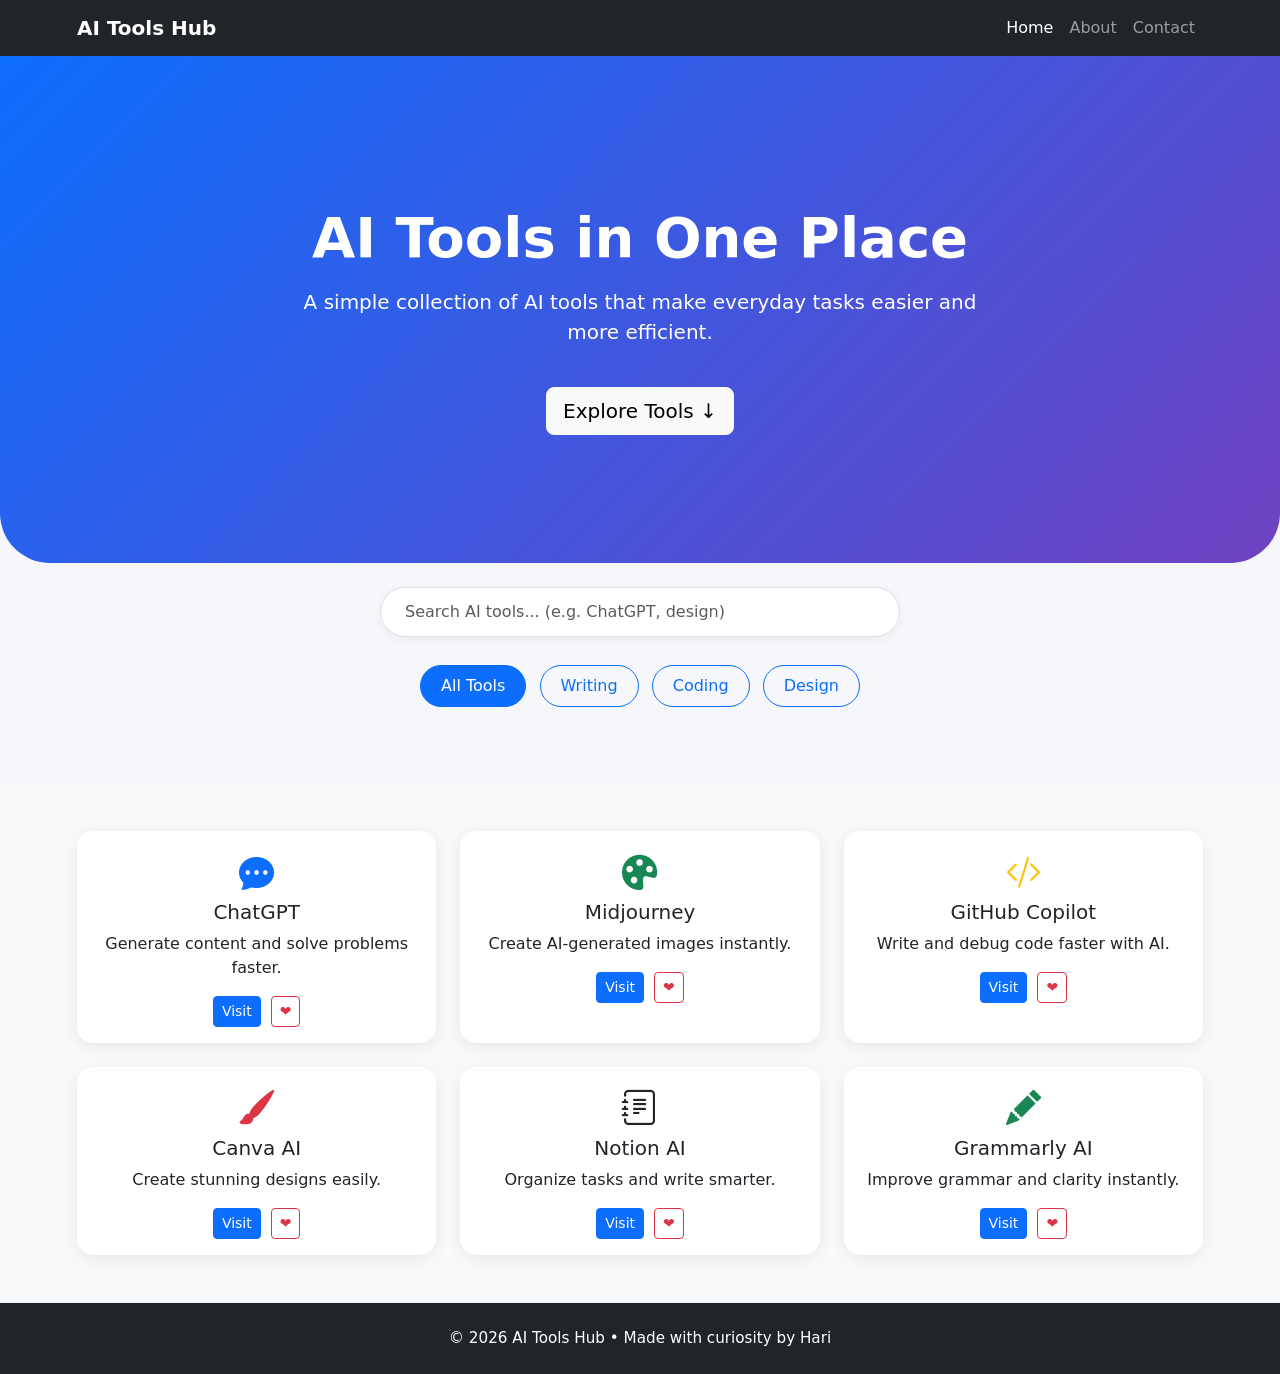
<file: index.html>
<!DOCTYPE html>
<html lang="en">
<head>
  <meta charset="UTF-8">
  <meta name="viewport" content="width=device-width, initial-scale=1.0">
  <title>AI Tools Hub | My Daily Toolkit</title>
  
  <link href="https://cdn.jsdelivr.net/npm/bootstrap@5.3.3/dist/css/bootstrap.min.css" rel="stylesheet">
  <link rel="stylesheet" href="https://cdn.jsdelivr.net/npm/bootstrap-icons@1.11.3/font/bootstrap-icons.css">
  <link rel="stylesheet" href="style.css">
</head>
<body>

  <!-- NAVBAR -->
  <nav class="navbar navbar-expand-lg navbar-dark bg-dark sticky-top">
    <div class="container">
      <a class="navbar-brand fw-bold" href="index.html">AI Tools Hub</a>
      
      <button class="navbar-toggler" type="button" data-bs-toggle="collapse" data-bs-target="#nav">
        <span class="navbar-toggler-icon"></span>
      </button>
      
      <div class="collapse navbar-collapse" id="nav">
        <ul class="navbar-nav ms-auto">
          <li class="nav-item"><a class="nav-link active" href="index.html">Home</a></li>
          <li class="nav-item"><a class="nav-link" href="about.html">About</a></li>
          <li class="nav-item"><a class="nav-link" href="contact.html">Contact</a></li>
        </ul>
      </div>
    </div>
  </nav>

  <!-- HERO -->
  <section class="hero text-white">
    <div class="container text-center py-5">
      <h1 class="display-4 fw-bold mb-3">AI Tools in One Place</h1>
      <p class="lead mb-4" style="max-width: 720px; margin: auto;">
       A simple collection of AI tools that make everyday tasks easier and more efficient.
      </p>
      <a href="#tools" class="btn btn-light btn-lg mt-3">Explore Tools ↓</a>
    </div>
  </section>

  <div class="container my-4">
    <!-- SEARCH -->
    <div class="text-center mb-4">
      <input type="text" id="searchInput" class="form-control mx-auto" 
             placeholder="Search AI tools... (e.g. ChatGPT, design)" style="max-width: 520px;">
    </div>

    <!-- FILTER -->
    <div class="text-center mb-5">
      <button class="btn btn-outline-primary filter-btn active mx-1 my-1" data-category="all">All Tools</button>
      <button class="btn btn-outline-primary filter-btn mx-1 my-1" data-category="writing">Writing</button>
      <button class="btn btn-outline-primary filter-btn mx-1 my-1" data-category="coding">Coding</button>
      <button class="btn btn-outline-primary filter-btn mx-1 my-1" data-category="design">Design</button>
    </div>
  </div>

  <!-- TOOLS SECTION -->
  <section id="tools" class="py-5 bg-light">
    <div class="container">
      <div class="row g-4">

        <!-- ChatGPT -->
        <div class="col-md-4 col-sm-6">
          <div class="card text-center" data-category="writing">
            <div class="card-body">
              <i class="bi bi-chat-dots-fill text-primary"></i>
              <h5 class="card-title">ChatGPT</h5>
              <p class="card-text">Generate content and solve problems faster.</p>
              <div class="card-buttons">
                <a href="https://chat.openai.com" target="_blank" class="btn btn-primary btn-sm">Visit</a>
                <button class="btn btn-outline-danger btn-sm favorite-btn">❤️</button>
              </div>
            </div>
          </div>
        </div>

        <!-- Midjourney -->
        <div class="col-md-4 col-sm-6">
          <div class="card text-center" data-category="design">
            <div class="card-body">
              <i class="bi bi-palette-fill text-success"></i>
              <h5 class="card-title">Midjourney</h5>
              <p class="card-text">Create AI-generated images instantly.</p>
              <div class="card-buttons">
                <a href="https://www.midjourney.com" target="_blank" class="btn btn-primary btn-sm">Visit</a>
                <button class="btn btn-outline-danger btn-sm favorite-btn">❤️</button>
              </div>
            </div>
          </div>
        </div>

        <!-- GitHub Copilot -->
        <div class="col-md-4 col-sm-6">
          <div class="card text-center" data-category="coding">
            <div class="card-body">
              <i class="bi bi-code-slash text-warning"></i>
              <h5 class="card-title">GitHub Copilot</h5>
              <p class="card-text">Write and debug code faster with AI.</p>
              <div class="card-buttons">
                <a href="https://github.com/features/copilot" target="_blank" class="btn btn-primary btn-sm">Visit</a>
                <button class="btn btn-outline-danger btn-sm favorite-btn">❤️</button>
              </div>
            </div>
          </div>
        </div>

        <!-- Canva AI -->
        <div class="col-md-4 col-sm-6">
          <div class="card text-center" data-category="design">
            <div class="card-body">
              <i class="bi bi-brush-fill text-danger"></i>
              <h5 class="card-title">Canva AI</h5>
              <p class="card-text">Create stunning designs easily.</p>
              <div class="card-buttons">
                <a href="https://www.canva.com" target="_blank" class="btn btn-primary btn-sm">Visit</a>
                <button class="btn btn-outline-danger btn-sm favorite-btn">❤️</button>
              </div>
            </div>
          </div>
        </div>

        <!-- Notion AI -->
        <div class="col-md-4 col-sm-6">
          <div class="card text-center" data-category="writing">
            <div class="card-body">
              <i class="bi bi-journal-text text-dark"></i>
              <h5 class="card-title">Notion AI</h5>
              <p class="card-text">Organize tasks and write smarter.</p>
              <div class="card-buttons">
                <a href="https://www.notion.so/product/ai" target="_blank" class="btn btn-primary btn-sm">Visit</a>
                <button class="btn btn-outline-danger btn-sm favorite-btn">❤️</button>
              </div>
            </div>
          </div>
        </div>

        <!-- Grammarly -->
        <div class="col-md-4 col-sm-6">
          <div class="card text-center" data-category="writing">
            <div class="card-body">
              <i class="bi bi-pencil-fill text-success"></i>
              <h5 class="card-title">Grammarly AI</h5>
              <p class="card-text">Improve grammar and clarity instantly.</p>
              <div class="card-buttons">
                <a href="https://www.grammarly.com" target="_blank" class="btn btn-primary btn-sm">Visit</a>
                <button class="btn btn-outline-danger btn-sm favorite-btn">❤️</button>
              </div>
            </div>
          </div>
        </div>

      </div>
    </div>
  </section>

  <!-- FOOTER -->
  <footer class="text-center py-4 bg-dark text-white mt-auto">
    <p class="mb-0">© 2026 AI Tools Hub • Made with curiosity by Hari</p>
  </footer>

  <script src="https://cdn.jsdelivr.net/npm/bootstrap@5.3.3/dist/js/bootstrap.bundle.min.js"></script>

  <script>
    // Search Functionality
    const searchInput = document.getElementById("searchInput");
    searchInput.addEventListener("keyup", function () {
      let filter = this.value.toLowerCase();
      let cards = document.querySelectorAll(".card");

      cards.forEach(card => {
        let title = card.querySelector(".card-title").innerText.toLowerCase();
        let text = card.innerText.toLowerCase();
        card.parentElement.style.display = (title.includes(filter) || text.includes(filter)) ? "" : "none";
      });
    });

    // Filter Buttons
    document.querySelectorAll(".filter-btn").forEach(btn => {
      btn.addEventListener("click", () => {
        document.querySelectorAll(".filter-btn").forEach(b => b.classList.remove("active"));
        btn.classList.add("active");

        let category = btn.getAttribute("data-category");
        let cols = document.querySelectorAll(".col-md-4");

        cols.forEach(col => {
          let card = col.querySelector(".card");
          if (category === "all" || card.dataset.category === category) {
            col.style.display = "";
          } else {
            col.style.display = "none";
          }
        });
      });
    });
  </script>
</body>
</html>
</file>
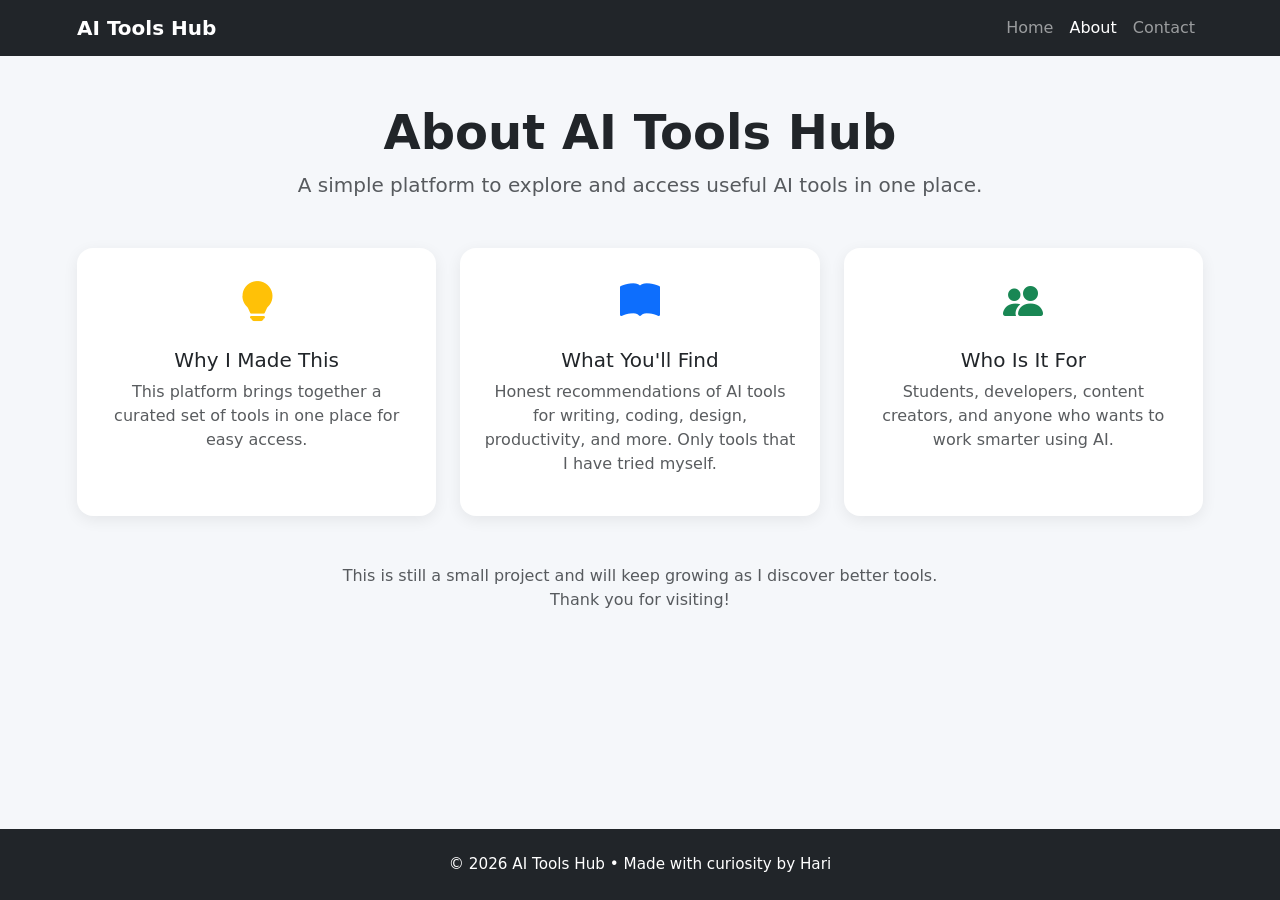
<file: about.html>
<!DOCTYPE html>
<html lang="en">
<head>
  <meta charset="UTF-8">
  <meta name="viewport" content="width=device-width, initial-scale=1.0">
  <title>About - AI Tools Hub</title>
  
  <link href="https://cdn.jsdelivr.net/npm/bootstrap@5.3.3/dist/css/bootstrap.min.css" rel="stylesheet">
  <link rel="stylesheet" href="https://cdn.jsdelivr.net/npm/bootstrap-icons@1.11.3/font/bootstrap-icons.css">
  <link rel="stylesheet" href="style.css">
</head>
<body>

  <!-- NAVBAR -->
  <nav class="navbar navbar-expand-lg navbar-dark bg-dark sticky-top">
    <div class="container">
      <a class="navbar-brand fw-bold" href="index.html">AI Tools Hub</a>
      
      <button class="navbar-toggler" type="button" data-bs-toggle="collapse" data-bs-target="#nav">
        <span class="navbar-toggler-icon"></span>
      </button>
      
      <div class="collapse navbar-collapse" id="nav">
        <ul class="navbar-nav ms-auto">
          <li class="nav-item"><a class="nav-link" href="index.html">Home</a></li>
          <li class="nav-item"><a class="nav-link active" href="about.html">About</a></li>
          <li class="nav-item"><a class="nav-link" href="contact.html">Contact</a></li>
        </ul>
      </div>
    </div>
  </nav>

  <main>
    <section class="py-5">
      <div class="container">
        <div class="text-center mb-5">
          <h1 class="display-5 fw-bold">About AI Tools Hub</h1>
          <p class="lead text-muted mx-auto" style="max-width: 700px;">
           A simple platform to explore and access useful AI tools in one place.
          </p>
        </div>

        <div class="row g-4 justify-content-center">
          <div class="col-md-4">
            <div class="card h-100 text-center p-4">
              <i class="bi bi-lightbulb-fill text-warning mb-3" style="font-size: 2.5rem;"></i>
              <h5>Why I Made This</h5>
              <p class="text-muted">
                This platform brings together a curated set of tools in one place for easy access.
              </p>
            </div>
          </div>

          <div class="col-md-4">
            <div class="card h-100 text-center p-4">
              <i class="bi bi-book-fill text-primary mb-3" style="font-size: 2.5rem;"></i>
              <h5>What You'll Find</h5>
              <p class="text-muted">
                Honest recommendations of AI tools for writing, coding, design, productivity, and more. 
                Only tools that I have tried myself.
              </p>
            </div>
          </div>

          <div class="col-md-4">
            <div class="card h-100 text-center p-4">
              <i class="bi bi-people-fill text-success mb-3" style="font-size: 2.5rem;"></i>
              <h5>Who Is It For</h5>
              <p class="text-muted">
                Students, developers, content creators, and anyone who wants to work smarter using AI.
              </p>
            </div>
          </div>
        </div>

        <div class="text-center mt-5">
          <p class="text-muted">
            This is still a small project and will keep growing as I discover better tools.<br>
            Thank you for visiting!
          </p>
        </div>
      </div>
    </section>
  </main>

  <footer class="text-center py-4 bg-dark text-white mt-auto">
    <p class="mb-0">© 2026 AI Tools Hub • Made with curiosity by Hari</p>
  </footer>

  <script src="https://cdn.jsdelivr.net/npm/bootstrap@5.3.3/dist/js/bootstrap.bundle.min.js"></script>
</body>
</html>
</file>
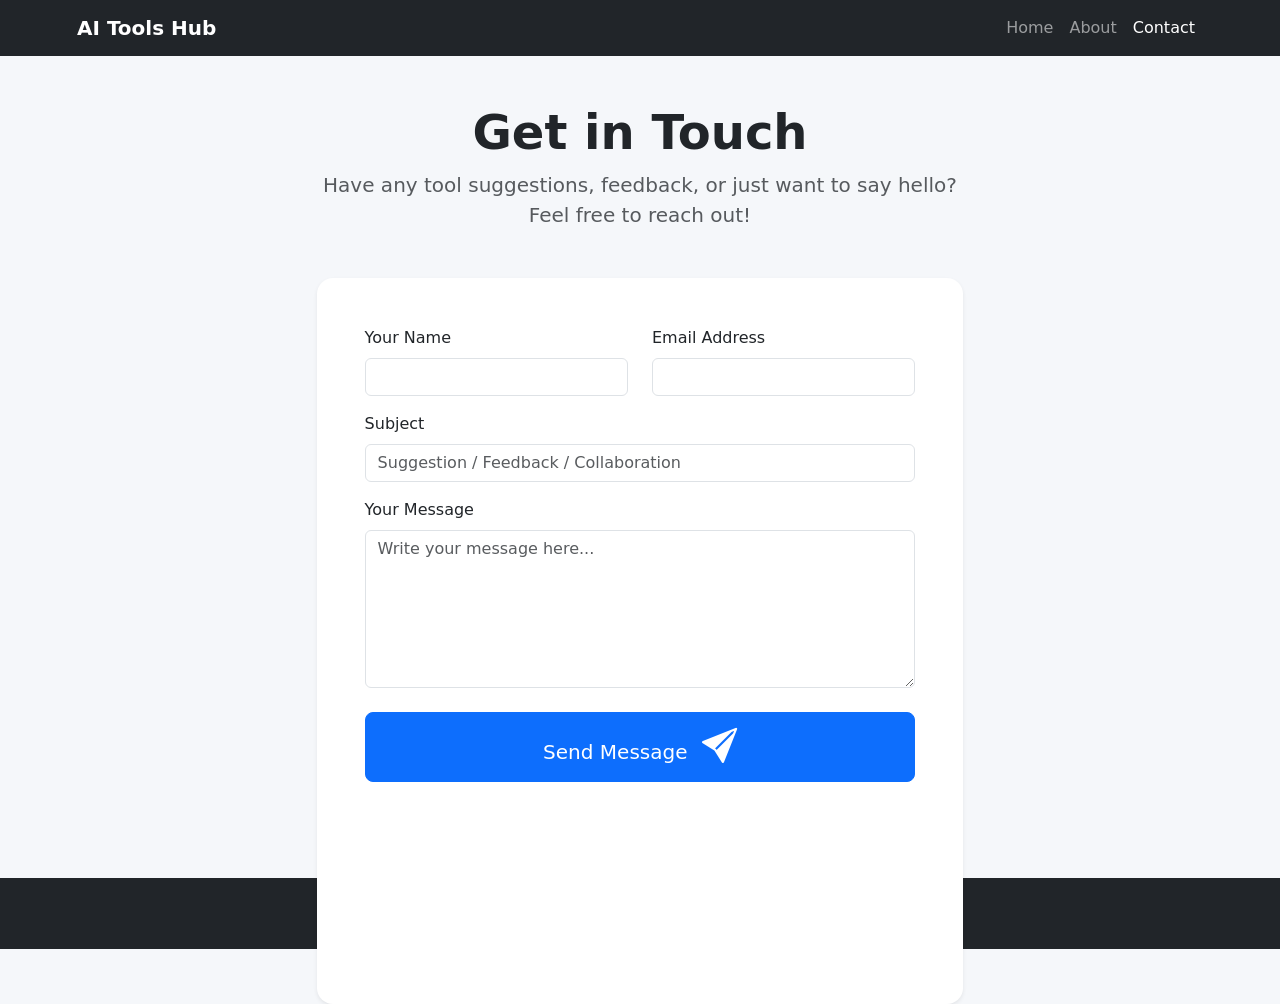
<file: contact.html>
<!DOCTYPE html>
<html lang="en">
<head>
  <meta charset="UTF-8">
  <meta name="viewport" content="width=device-width, initial-scale=1.0">
  <title>Contact - AI Tools Hub</title>
  
  <link href="https://cdn.jsdelivr.net/npm/bootstrap@5.3.3/dist/css/bootstrap.min.css" rel="stylesheet">
  <link rel="stylesheet" href="https://cdn.jsdelivr.net/npm/bootstrap-icons@1.11.3/font/bootstrap-icons.css">
  <link rel="stylesheet" href="style.css">
</head>
<body>

  <!-- NAVBAR -->
  <nav class="navbar navbar-expand-lg navbar-dark bg-dark sticky-top">
    <div class="container">
      <a class="navbar-brand fw-bold" href="index.html">AI Tools Hub</a>
      
      <button class="navbar-toggler" type="button" data-bs-toggle="collapse" data-bs-target="#nav">
        <span class="navbar-toggler-icon"></span>
      </button>
      
      <div class="collapse navbar-collapse" id="nav">
        <ul class="navbar-nav ms-auto">
          <li class="nav-item"><a class="nav-link" href="index.html">Home</a></li>
          <li class="nav-item"><a class="nav-link" href="about.html">About</a></li>
          <li class="nav-item"><a class="nav-link active" href="contact.html">Contact</a></li>
        </ul>
      </div>
    </div>
  </nav>

  <main>
    <section class="py-5">
      <div class="container">
        <div class="row justify-content-center">
          <div class="col-lg-7 col-md-9">
            
            <div class="text-center mb-5">
              <h1 class="display-5 fw-bold">Get in Touch</h1>
              <p class="lead text-muted">
                Have any tool suggestions, feedback, or just want to say hello? Feel free to reach out!
              </p>
            </div>

            <div class="card shadow-sm p-4 p-md-5 bg-white">
              <form id="contactForm">
                <div class="row">
                  <div class="col-md-6 mb-3">
                    <label class="form-label">Your Name</label>
                    <input type="text" class="form-control" required>
                  </div>
                  <div class="col-md-6 mb-3">
                    <label class="form-label">Email Address</label>
                    <input type="email" class="form-control" required>
                  </div>
                </div>

                <div class="mb-3">
                  <label class="form-label">Subject</label>
                  <input type="text" class="form-control" placeholder="Suggestion / Feedback / Collaboration">
                </div>

                <div class="mb-4">
                  <label class="form-label">Your Message</label>
                  <textarea class="form-control" rows="6" placeholder="Write your message here..." required></textarea>
                </div>

                <button type="submit" class="btn btn-primary btn-lg w-100">
                  Send Message <i class="bi bi-send-fill ms-2"></i>
                </button>
              </form>
            </div>
          </div>
        </div>
      </div>
    </section>
  </main>

  <footer class="text-center py-4 bg-dark text-white mt-auto">
    <p class="mb-0">© 2026 AI Tools Hub • Made with curiosity by Hari</p>
  </footer>

  <script src="https://cdn.jsdelivr.net/npm/bootstrap@5.3.3/dist/js/bootstrap.bundle.min.js"></script>
  
  <script>
    document.getElementById("contactForm").addEventListener("submit", function(e) {
      e.preventDefault();
      alert("✅ Thank you for your message! I'll get back to you soon.");
      this.reset();
    });
  </script>
</body>
</html>
</file>
<file: style.css>
/* style.css */

html, body {
    height: 100%;
    margin: 0;
}

body {
    font-family: 'Segoe UI', system-ui, sans-serif;
    background: #f5f7fa;
    display: flex;
    flex-direction: column;
}

main {
    flex: 1;
}

.container {
    max-width: 1150px;
}

/* Hero */
.hero {
    background: linear-gradient(135deg, #0d6efd, #6f42c1);
    border-bottom-left-radius: 50px;
    border-bottom-right-radius: 50px;
    padding: 100px 0 80px;
}

/* Cards */
.card {
    border-radius: 16px;
    border: none;
    box-shadow: 0 4px 15px rgba(0, 0, 0, 0.07);
    transition: all 0.3s ease;
    height: 100%;
}

.card:hover {
    transform: translateY(-8px);
    box-shadow: 0 15px 30px rgba(0, 0, 0, 0.12);
}

.card i {
    font-size: 2.2rem;
    margin-bottom: 12px;
}

/* Buttons & Form */
.card-buttons {
    display: flex;
    justify-content: center;
    gap: 10px;
    margin-top: 15px;
}

.favorite-btn:hover {
    background: #dc3545;
    color: white;
}

#searchInput {
    border-radius: 50px;
    padding: 12px 24px;
    box-shadow: 0 3px 10px rgba(0,0,0,0.05);
}

.filter-btn {
    border-radius: 30px;
    padding: 8px 20px;
    margin: 4px;
}

/* Footer */
footer {
    background: #212529;
    color: #ccc;
    padding: 20px 0;
    font-size: 0.95rem;
}

* {
    transition: all 0.25s ease;
}
</file>
